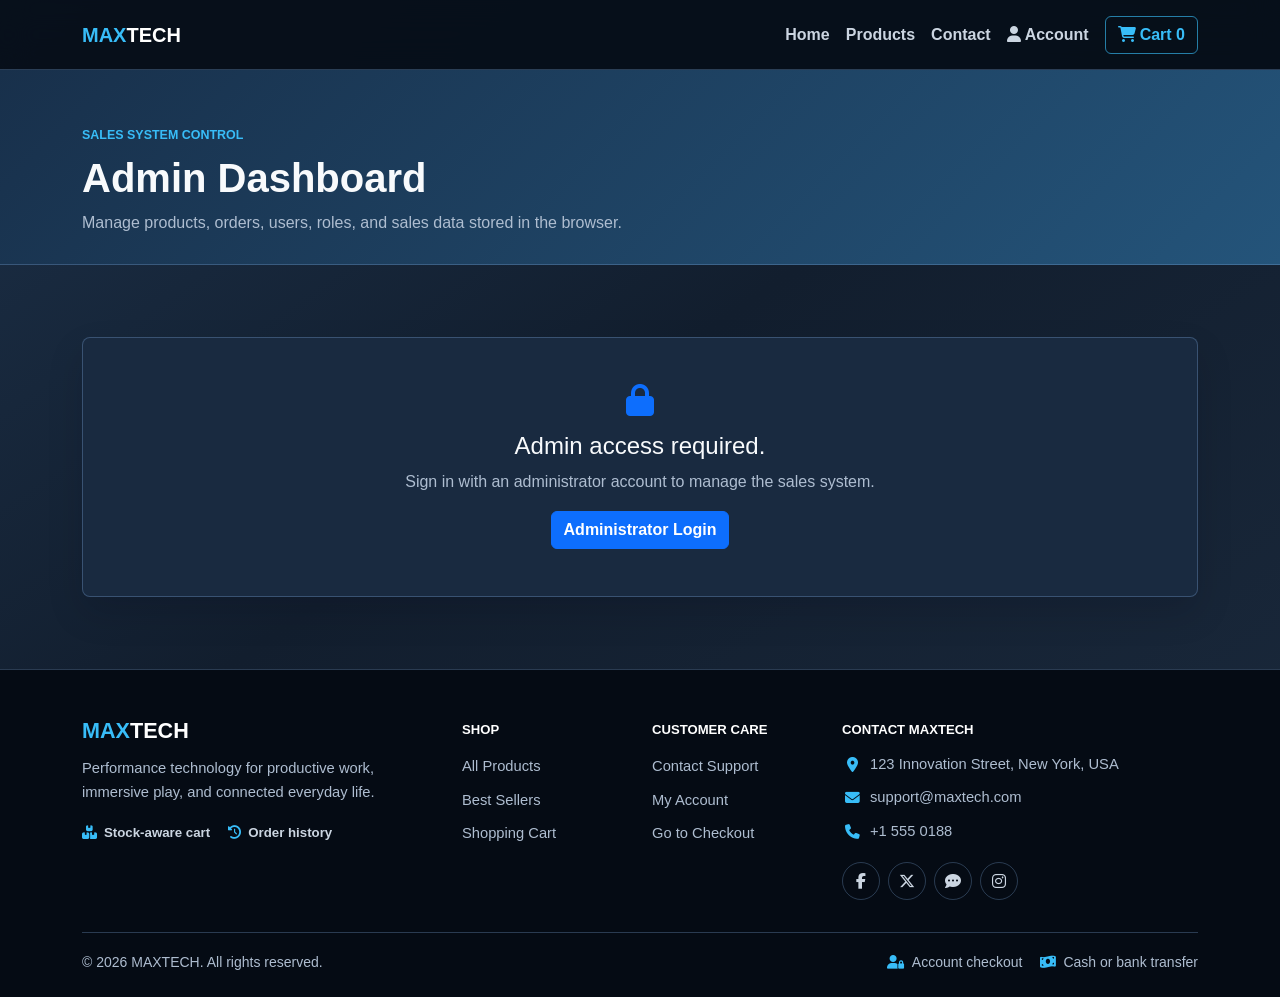
<file: admin.html>
<!doctype html>
<html lang="en">
<head>
  <meta charset="utf-8">
  <meta name="viewport" content="width=device-width, initial-scale=1">
  <title>Admin Dashboard | MAXTECH</title>
  <link href="https://cdn.jsdelivr.net/npm/bootstrap@5.3.3/dist/css/bootstrap.min.css" rel="stylesheet">
  <link href="https://cdnjs.cloudflare.com/ajax/libs/font-awesome/6.5.2/css/all.min.css" rel="stylesheet">
  <link href="css/style.css" rel="stylesheet">
</head>
<body>
  <nav class="navbar navbar-expand-lg sticky-top">
    <div class="container">
      <a class="navbar-brand text-white" href="index.html"><span class="brand-mark">MAX</span>TECH</a>
      <button class="navbar-toggler bg-light" type="button" data-bs-toggle="collapse" data-bs-target="#mainNav" aria-label="Toggle navigation"><span class="navbar-toggler-icon"></span></button>
      <div class="collapse navbar-collapse" id="mainNav">
        <ul class="navbar-nav ms-auto align-items-lg-center">
          <li class="nav-item"><a class="nav-link" href="index.html">Home</a></li>
          <li class="nav-item"><a class="nav-link" href="products.html">Products</a></li>
          <li class="nav-item"><a class="nav-link" href="contact.html">Contact</a></li>
          <li class="nav-item"><a class="nav-link" href="login.html"><i class="fa-solid fa-user me-1"></i><span data-user-name>Account</span></a></li>
          <li class="nav-item"><a class="btn btn-outline-max ms-lg-2" href="cart.html"><i class="fa-solid fa-cart-shopping me-1"></i>Cart <span data-cart-count>0</span></a></li>
        </ul>
      </div>
    </div>
  </nav>

  <header class="page-head">
    <div class="container">
      <p class="eyebrow mb-2">Sales system control</p>
      <h1 class="fw-bold">Admin Dashboard</h1>
      <p class="text-muted-max mb-0">Manage products, orders, users, roles, and sales data stored in the browser.</p>
    </div>
  </header>

  <main class="section-pad">
    <div class="container" data-admin></div>
  </main>

  <footer class="footer py-4 mt-auto" data-site-footer></footer>
  <script src="https://cdn.jsdelivr.net/npm/bootstrap@5.3.3/dist/js/bootstrap.bundle.min.js"></script>
  <script src="js/app.js"></script>
</body>
</html>
</file>
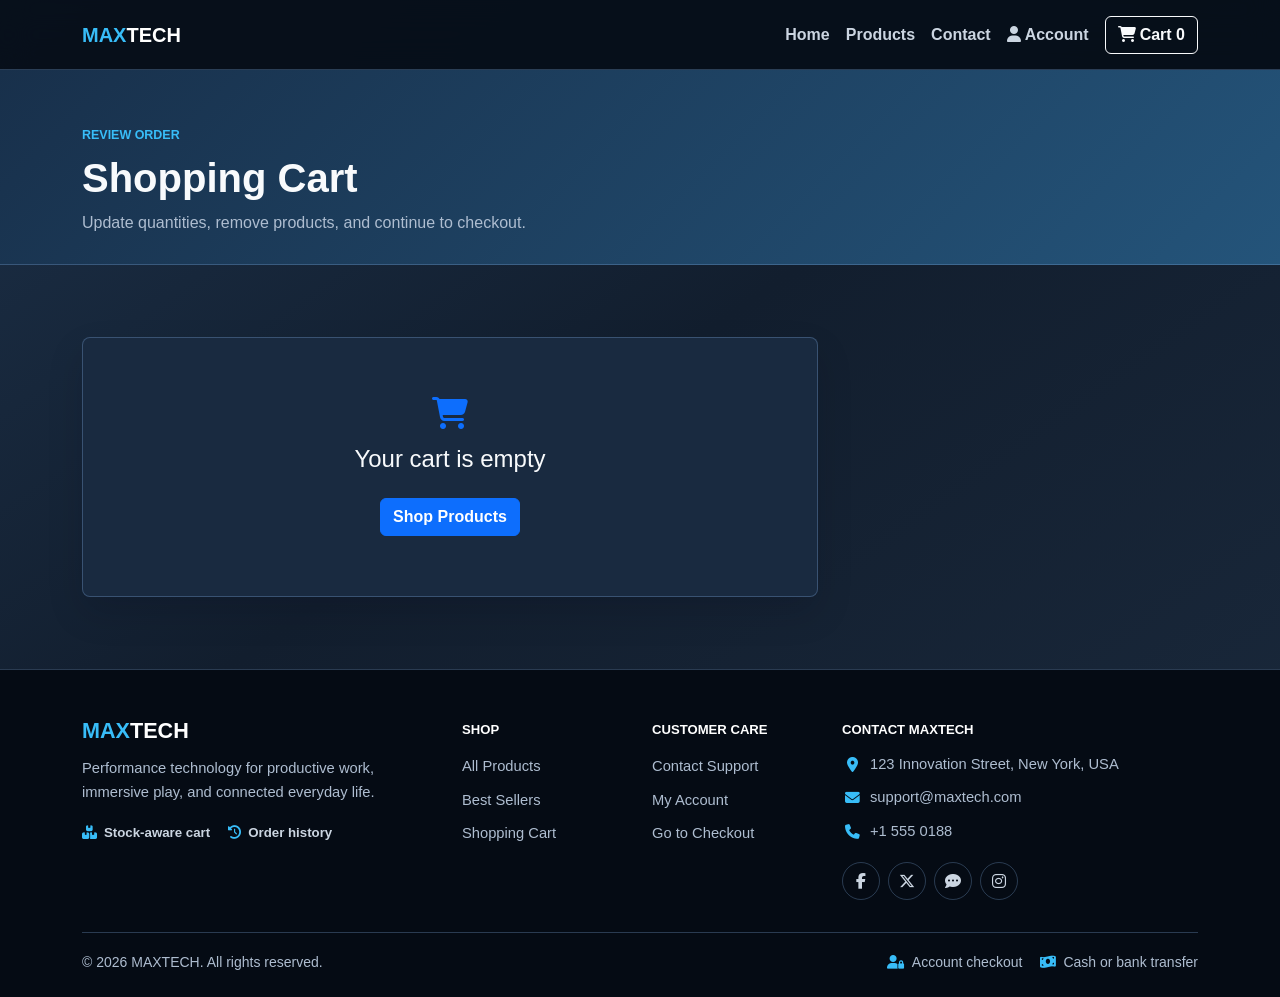
<file: cart.html>
<!doctype html>
<html lang="en">
<head>
  <meta charset="utf-8">
  <meta name="viewport" content="width=device-width, initial-scale=1">
  <title>Shopping Cart | MAXTECH</title>
  <link href="https://cdn.jsdelivr.net/npm/bootstrap@5.3.3/dist/css/bootstrap.min.css" rel="stylesheet">
  <link href="https://cdnjs.cloudflare.com/ajax/libs/font-awesome/6.5.2/css/all.min.css" rel="stylesheet">
  <link href="css/style.css" rel="stylesheet">
</head>
<body>
  <nav class="navbar navbar-expand-lg sticky-top">
    <div class="container">
      <a class="navbar-brand text-white" href="index.html"><span class="brand-mark">MAX</span>TECH</a>
      <button class="navbar-toggler bg-light" type="button" data-bs-toggle="collapse" data-bs-target="#mainNav" aria-label="Toggle navigation"><span class="navbar-toggler-icon"></span></button>
      <div class="collapse navbar-collapse" id="mainNav">
        <ul class="navbar-nav ms-auto align-items-lg-center">
          <li class="nav-item"><a class="nav-link" href="index.html">Home</a></li>
          <li class="nav-item"><a class="nav-link" href="products.html">Products</a></li>
          <li class="nav-item"><a class="nav-link" href="contact.html">Contact</a></li>
          <li class="nav-item"><a class="nav-link" href="login.html"><i class="fa-solid fa-user me-1"></i><span data-user-name>Account</span></a></li>
          <li class="nav-item"><a class="btn btn-outline-max ms-lg-2 active" href="cart.html"><i class="fa-solid fa-cart-shopping me-1"></i>Cart <span data-cart-count>0</span></a></li>
        </ul>
      </div>
    </div>
  </nav>

  <header class="page-head">
    <div class="container">
      <p class="eyebrow mb-2">Review order</p>
      <h1 class="fw-bold">Shopping Cart</h1>
      <p class="text-muted-max mb-0">Update quantities, remove products, and continue to checkout.</p>
    </div>
  </header>

  <main class="section-pad">
    <div class="container">
      <div class="row g-4">
        <div class="col-lg-8" data-cart></div>
        <div class="col-lg-4" data-cart-summary></div>
      </div>
    </div>
  </main>

  <footer class="footer py-4 mt-auto" data-site-footer></footer>
  <script src="https://cdn.jsdelivr.net/npm/bootstrap@5.3.3/dist/js/bootstrap.bundle.min.js"></script>
  <script src="js/app.js"></script>
</body>
</html>
</file>
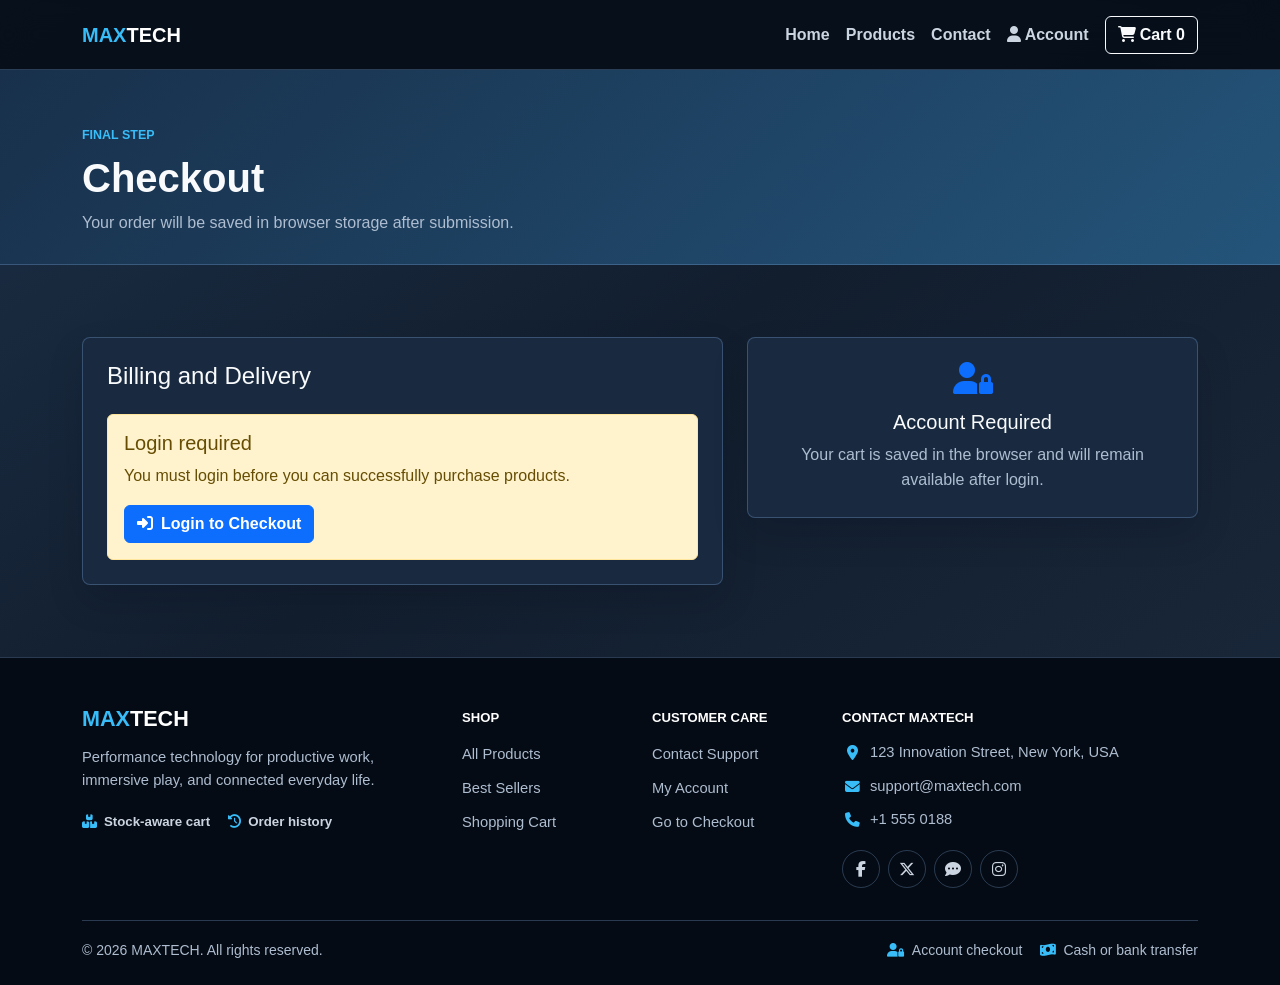
<file: checkout.html>
<!doctype html>
<html lang="en">
<head>
  <meta charset="utf-8">
  <meta name="viewport" content="width=device-width, initial-scale=1">
  <title>Checkout | MAXTECH</title>
  <link href="https://cdn.jsdelivr.net/npm/bootstrap@5.3.3/dist/css/bootstrap.min.css" rel="stylesheet">
  <link href="https://cdnjs.cloudflare.com/ajax/libs/font-awesome/6.5.2/css/all.min.css" rel="stylesheet">
  <link href="css/style.css" rel="stylesheet">
</head>
<body>
  <nav class="navbar navbar-expand-lg sticky-top">
    <div class="container">
      <a class="navbar-brand text-white" href="index.html"><span class="brand-mark">MAX</span>TECH</a>
      <button class="navbar-toggler bg-light" type="button" data-bs-toggle="collapse" data-bs-target="#mainNav" aria-label="Toggle navigation"><span class="navbar-toggler-icon"></span></button>
      <div class="collapse navbar-collapse" id="mainNav">
        <ul class="navbar-nav ms-auto align-items-lg-center">
          <li class="nav-item"><a class="nav-link" href="index.html">Home</a></li>
          <li class="nav-item"><a class="nav-link" href="products.html">Products</a></li>
          <li class="nav-item"><a class="nav-link" href="contact.html">Contact</a></li>
          <li class="nav-item"><a class="nav-link" href="login.html"><i class="fa-solid fa-user me-1"></i><span data-user-name>Account</span></a></li>
          <li class="nav-item"><a class="btn btn-outline-max ms-lg-2" href="cart.html"><i class="fa-solid fa-cart-shopping me-1"></i>Cart <span data-cart-count>0</span></a></li>
        </ul>
      </div>
    </div>
  </nav>

  <header class="page-head">
    <div class="container">
      <p class="eyebrow mb-2">Final step</p>
      <h1 class="fw-bold">Checkout</h1>
      <p class="text-muted-max mb-0">Your order will be saved in browser storage after submission.</p>
    </div>
  </header>

  <main class="section-pad">
    <div class="container">
      <div class="row g-4">
        <div class="col-lg-7">
          <div class="panel p-4">
            <h2 class="h4 mb-4">Billing and Delivery</h2>
            <form data-checkout-form>
              <div class="row g-3">
                <div class="col-md-6">
                  <label class="form-label" for="name">Account name</label>
                  <input class="form-control" id="name" name="name" type="text" required>
                </div>
                <div class="col-md-6">
                  <label class="form-label" for="email">Account email</label>
                  <input class="form-control" id="email" name="email" type="email" required>
                </div>
                <div class="col-12">
                  <label class="form-label" for="address">Delivery address</label>
                  <input class="form-control" id="address" name="address" type="text" required>
                </div>
                <div class="col-md-6">
                  <label class="form-label" for="phone">Phone</label>
                  <input class="form-control" id="phone" name="phone" type="text" inputmode="numeric" pattern="[0-9]*" data-numeric autocomplete="tel" required>
                </div>
                <div class="col-md-6">
                  <label class="form-label" for="payment">Payment method</label>
                  <select class="form-select" id="payment" name="payment" required>
                    <option value="Cash on delivery">Cash on delivery</option>
                    <option value="Bank transfer">Bank transfer</option>
                  </select>
                </div>
                <div class="col-12">
                  <label class="form-label" for="note">Order note</label>
                  <textarea class="form-control" id="note" name="note" rows="4" placeholder="Optional"></textarea>
                </div>
                <div class="col-12">
                  <button class="btn btn-max" type="submit"><i class="fa-solid fa-lock me-2"></i>Place Order</button>
                </div>
              </div>
            </form>
          </div>
        </div>
        <div class="col-lg-5" data-checkout-summary></div>
      </div>
    </div>
  </main>

  <footer class="footer py-4 mt-auto" data-site-footer></footer>
  <script src="https://cdn.jsdelivr.net/npm/bootstrap@5.3.3/dist/js/bootstrap.bundle.min.js"></script>
  <script src="js/app.js"></script>
</body>
</html>
</file>
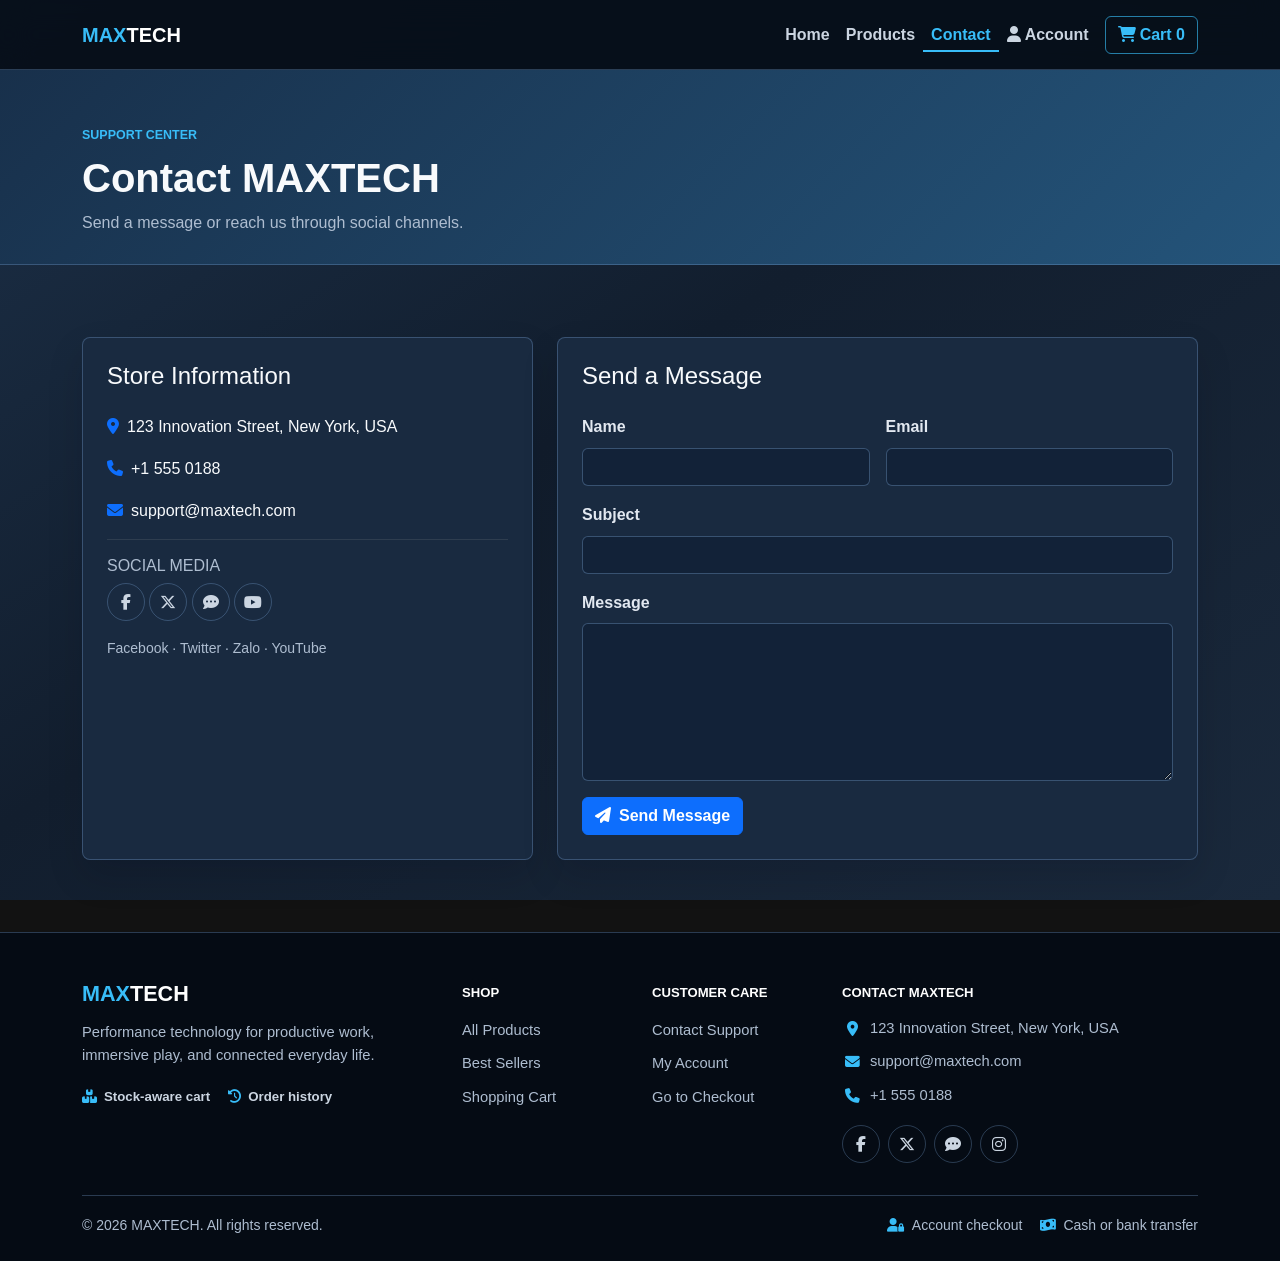
<file: contact.html>
<!doctype html>
<html lang="en">
<head>
  <meta charset="utf-8">
  <meta name="viewport" content="width=device-width, initial-scale=1">
  <title>Contact | MAXTECH</title>
  <link href="https://cdn.jsdelivr.net/npm/bootstrap@5.3.3/dist/css/bootstrap.min.css" rel="stylesheet">
  <link href="https://cdnjs.cloudflare.com/ajax/libs/font-awesome/6.5.2/css/all.min.css" rel="stylesheet">
  <link href="css/style.css" rel="stylesheet">
</head>
<body>
  <nav class="navbar navbar-expand-lg sticky-top">
    <div class="container">
      <a class="navbar-brand text-white" href="index.html"><span class="brand-mark">MAX</span>TECH</a>
      <button class="navbar-toggler bg-light" type="button" data-bs-toggle="collapse" data-bs-target="#mainNav" aria-label="Toggle navigation"><span class="navbar-toggler-icon"></span></button>
      <div class="collapse navbar-collapse" id="mainNav">
        <ul class="navbar-nav ms-auto align-items-lg-center">
          <li class="nav-item"><a class="nav-link" href="index.html">Home</a></li>
          <li class="nav-item"><a class="nav-link" href="products.html">Products</a></li>
          <li class="nav-item"><a class="nav-link active" href="contact.html">Contact</a></li>
          <li class="nav-item"><a class="nav-link" href="login.html"><i class="fa-solid fa-user me-1"></i><span data-user-name>Account</span></a></li>
          <li class="nav-item"><a class="btn btn-outline-max ms-lg-2" href="cart.html"><i class="fa-solid fa-cart-shopping me-1"></i>Cart <span data-cart-count>0</span></a></li>
        </ul>
      </div>
    </div>
  </nav>

  <header class="page-head">
    <div class="container">
      <p class="eyebrow mb-2">Support center</p>
      <h1 class="fw-bold">Contact MAXTECH</h1>
      <p class="text-muted-max mb-0">Send a message or reach us through social channels.</p>
    </div>
  </header>

  <main class="section-pad">
    <div class="container">
      <div class="row g-4">
        <div class="col-lg-5">
          <div class="panel p-4 h-100">
            <h2 class="h4 mb-4">Store Information</h2>
            <p><i class="fa-solid fa-location-dot text-primary me-2"></i>123 Innovation Street, New York, USA</p>
            <p><i class="fa-solid fa-phone text-primary me-2"></i>+1 555 0188</p>
            <p><i class="fa-solid fa-envelope text-primary me-2"></i>support@maxtech.com</p>
            <hr class="border-secondary">
            <h3 class="h6 text-uppercase text-muted-max">Social media</h3>
            <a class="social-link" href="https://www.facebook.com/" target="_blank" rel="noopener noreferrer" aria-label="MAXTECH on Facebook" title="Facebook"><i class="fa-brands fa-facebook-f"></i></a>
            <a class="social-link" href="https://x.com/" target="_blank" rel="noopener noreferrer" aria-label="MAXTECH on X" title="X"><i class="fa-brands fa-x-twitter"></i></a>
            <a class="social-link" href="https://zalo.me/" target="_blank" rel="noopener noreferrer" aria-label="MAXTECH on Zalo" title="Zalo"><i class="fa-solid fa-comment-dots"></i></a>
            <a class="social-link" href="https://www.youtube.com/" target="_blank" rel="noopener noreferrer" aria-label="MAXTECH on YouTube" title="YouTube"><i class="fa-brands fa-youtube"></i></a>
            <p class="small text-muted-max mt-3 mb-0">Facebook · Twitter · Zalo · YouTube</p>
          </div>
        </div>
        <div class="col-lg-7">
          <div class="panel p-4">
            <h2 class="h4 mb-4">Send a Message</h2>
            <form data-contact-form>
              <div class="row g-3">
                <div class="col-md-6">
                  <label class="form-label" for="name">Name</label>
                  <input class="form-control" id="name" name="name" type="text" required>
                </div>
                <div class="col-md-6">
                  <label class="form-label" for="email">Email</label>
                  <input class="form-control" id="email" name="email" type="email" required>
                </div>
                <div class="col-12">
                  <label class="form-label" for="subject">Subject</label>
                  <input class="form-control" id="subject" name="subject" type="text" required>
                </div>
                <div class="col-12">
                  <label class="form-label" for="message">Message</label>
                  <textarea class="form-control" id="message" name="message" rows="6" required></textarea>
                </div>
                <div class="col-12">
                  <button class="btn btn-max" type="submit"><i class="fa-solid fa-paper-plane me-2"></i>Send Message</button>
                </div>
              </div>
            </form>
          </div>
        </div>
      </div>
    </div>
  </main>

  <footer class="footer py-4 mt-auto" data-site-footer></footer>
  <script src="https://cdn.jsdelivr.net/npm/bootstrap@5.3.3/dist/js/bootstrap.bundle.min.js"></script>
  <script src="js/app.js"></script>
</body>
</html>
</file>
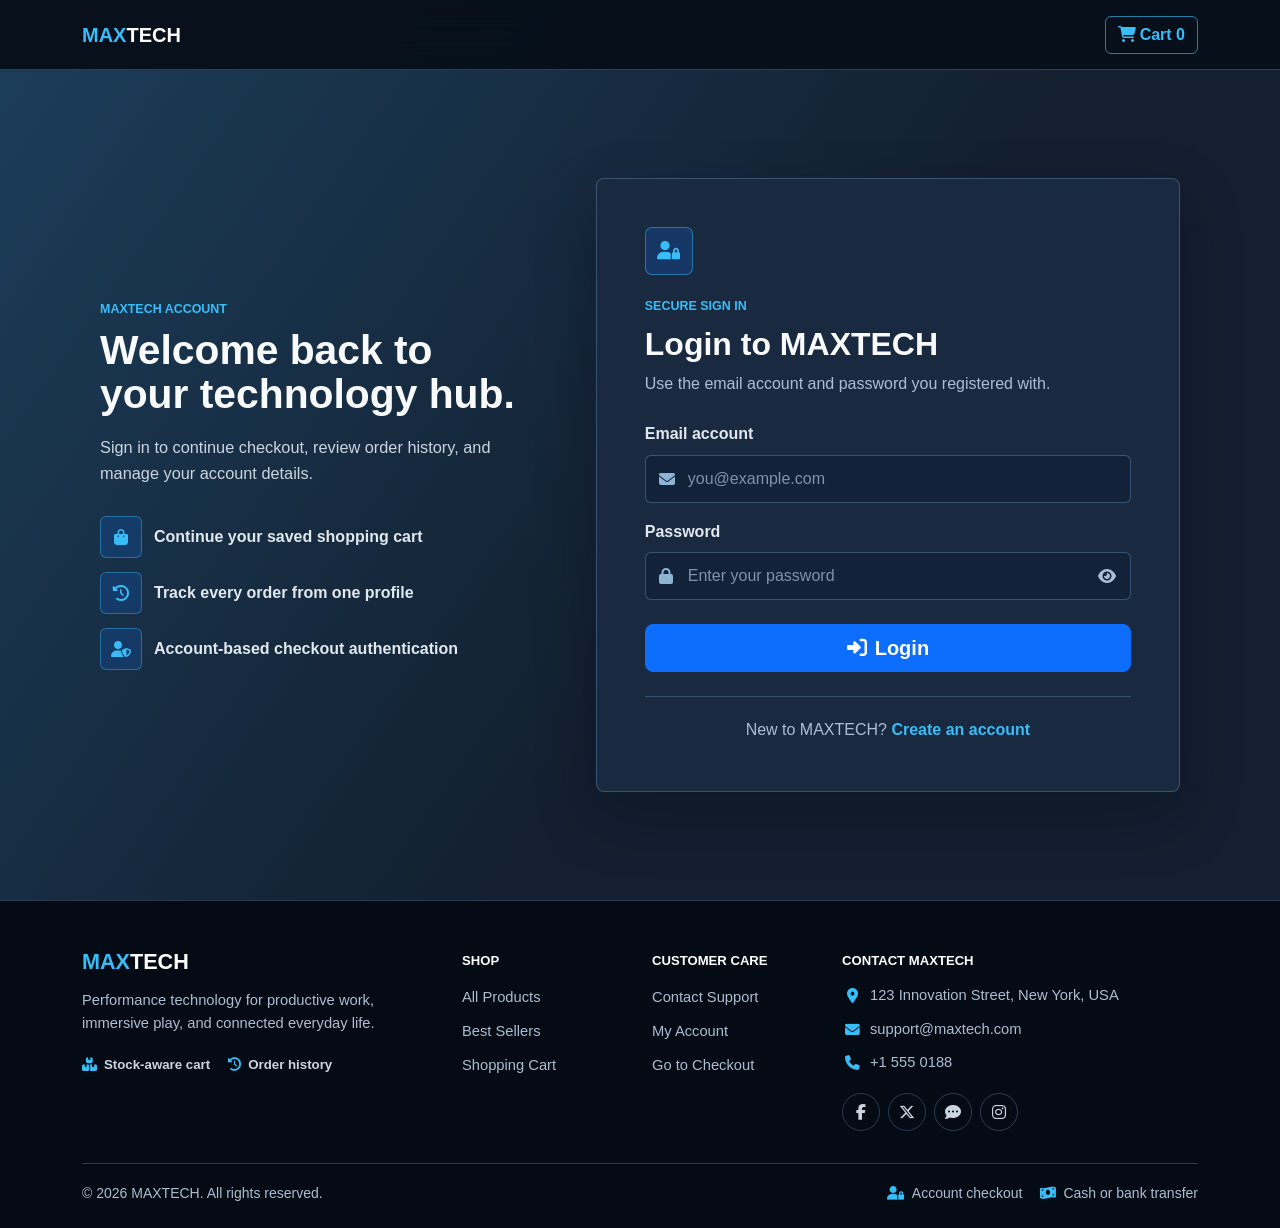
<file: login.html>
<!doctype html>
<html lang="en">

<head>
  <meta charset="utf-8">
  <meta name="viewport" content="width=device-width, initial-scale=1">
  <title>Login | MAXTECH</title>
  <link href="https://cdn.jsdelivr.net/npm/bootstrap@5.3.3/dist/css/bootstrap.min.css" rel="stylesheet">
  <link href="https://cdnjs.cloudflare.com/ajax/libs/font-awesome/6.5.2/css/all.min.css" rel="stylesheet">
  <link href="css/style.css" rel="stylesheet">
</head>

<body class="auth-body">
  <nav class="navbar navbar-expand-lg sticky-top">
    <div class="container">
      <a class="navbar-brand text-white" href="index.html"><span class="brand-mark">MAX</span>TECH</a>
      <div class="ms-auto"><a class="btn btn-outline-max" href="cart.html"><i
            class="fa-solid fa-cart-shopping me-1"></i>Cart <span data-cart-count>0</span></a></div>
    </div>
  </nav>
  <main class="auth-page">
    <div class="container">
      <div class="auth-layout">
        <section class="auth-intro" aria-labelledby="loginIntroTitle">
          <p class="eyebrow mb-2">MAXTECH account</p>
          <h1 id="loginIntroTitle">Welcome back to your technology hub.</h1>
          <p>Sign in to continue checkout, review order history, and manage your account details.</p>
          <div class="auth-benefits">
            <div class="auth-benefit"><i class="fa-solid fa-bag-shopping" aria-hidden="true"></i><span>Continue your saved shopping cart</span></div>
            <div class="auth-benefit"><i class="fa-solid fa-clock-rotate-left" aria-hidden="true"></i><span>Track every order from one profile</span></div>
            <div class="auth-benefit"><i class="fa-solid fa-user-shield" aria-hidden="true"></i><span>Account-based checkout authentication</span></div>
          </div>
        </section>

        <section class="auth-card p-4 p-lg-5" aria-labelledby="loginTitle">
          <div class="auth-icon" aria-hidden="true"><i class="fa-solid fa-user-lock"></i></div>
          <p class="eyebrow mb-2">Secure sign in</p>
          <h2 class="h2 fw-bold mb-2" id="loginTitle">Login to MAXTECH</h2>
          <p class="text-muted-max mb-4">Use the email account and password you registered with.</p>
          <div data-auth-message class="d-none" role="status" aria-live="polite" tabindex="-1"></div>
          <form data-login-form>
            <div class="mb-3">
              <label class="form-label" for="email">Email account</label>
              <div class="auth-input">
                <i class="fa-solid fa-envelope" aria-hidden="true"></i>
                <input class="form-control" id="email" name="email" type="email" autocomplete="email" required
                  placeholder="you@example.com">
              </div>
            </div>
            <div class="mb-4">
              <label class="form-label" for="password">Password</label>
              <div class="auth-input">
                <i class="fa-solid fa-lock" aria-hidden="true"></i>
                <input class="form-control" id="password" name="password" type="password"
                  autocomplete="current-password" required placeholder="Enter your password">
                <button class="password-toggle" type="button" data-password-toggle="password"
                  aria-label="Show password" title="Show password">
                  <i class="fa-solid fa-eye" aria-hidden="true"></i>
                </button>
              </div>
            </div>
            <button class="btn btn-max btn-lg w-100" type="submit">
              <i class="fa-solid fa-right-to-bracket me-2" aria-hidden="true"></i>Login
            </button>
          </form>
          <p class="auth-switch mb-0">New to MAXTECH? <a href="register.html">Create an account</a></p>
        </section>
      </div>
    </div>
  </main>
  <footer class="footer py-4 mt-auto" data-site-footer></footer>
  <script src="https://cdn.jsdelivr.net/npm/bootstrap@5.3.3/dist/js/bootstrap.bundle.min.js"></script>
  <script src="js/app.js"></script>
</body>

</html>
</file>
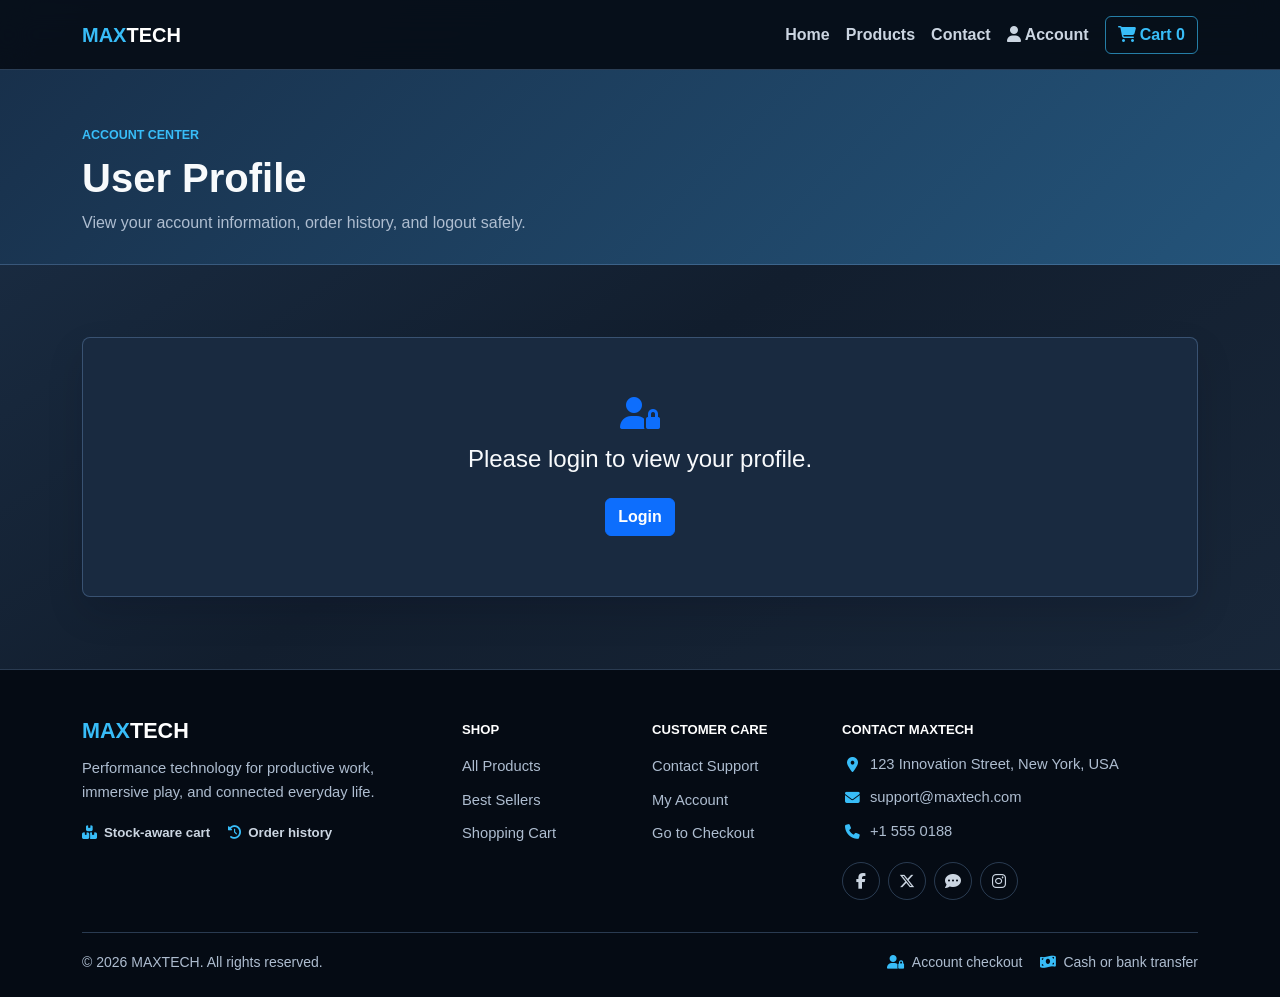
<file: profile.html>
<!doctype html>
<html lang="en">
<head>
  <meta charset="utf-8">
  <meta name="viewport" content="width=device-width, initial-scale=1">
  <title>User Profile | MAXTECH</title>
  <link href="https://cdn.jsdelivr.net/npm/bootstrap@5.3.3/dist/css/bootstrap.min.css" rel="stylesheet">
  <link href="https://cdnjs.cloudflare.com/ajax/libs/font-awesome/6.5.2/css/all.min.css" rel="stylesheet">
  <link href="css/style.css" rel="stylesheet">
</head>
<body>
  <nav class="navbar navbar-expand-lg sticky-top">
    <div class="container">
      <a class="navbar-brand text-white" href="index.html"><span class="brand-mark">MAX</span>TECH</a>
      <button class="navbar-toggler bg-light" type="button" data-bs-toggle="collapse" data-bs-target="#mainNav" aria-label="Toggle navigation"><span class="navbar-toggler-icon"></span></button>
      <div class="collapse navbar-collapse" id="mainNav">
        <ul class="navbar-nav ms-auto align-items-lg-center">
          <li class="nav-item"><a class="nav-link" href="index.html">Home</a></li>
          <li class="nav-item"><a class="nav-link" href="products.html">Products</a></li>
          <li class="nav-item"><a class="nav-link" href="contact.html">Contact</a></li>
          <li class="nav-item"><a class="nav-link active" href="login.html"><i class="fa-solid fa-user me-1"></i><span data-user-name>Account</span></a></li>
          <li class="nav-item"><a class="btn btn-outline-max ms-lg-2" href="cart.html"><i class="fa-solid fa-cart-shopping me-1"></i>Cart <span data-cart-count>0</span></a></li>
        </ul>
      </div>
    </div>
  </nav>

  <header class="page-head">
    <div class="container">
      <p class="eyebrow mb-2">Account center</p>
      <h1 class="fw-bold">User Profile</h1>
      <p class="text-muted-max mb-0">View your account information, order history, and logout safely.</p>
    </div>
  </header>

  <main class="section-pad">
    <div class="container" data-profile></div>
  </main>

  <footer class="footer py-4 mt-auto" data-site-footer></footer>
  <script src="https://cdn.jsdelivr.net/npm/bootstrap@5.3.3/dist/js/bootstrap.bundle.min.js"></script>
  <script src="js/app.js"></script>
</body>
</html>
</file>
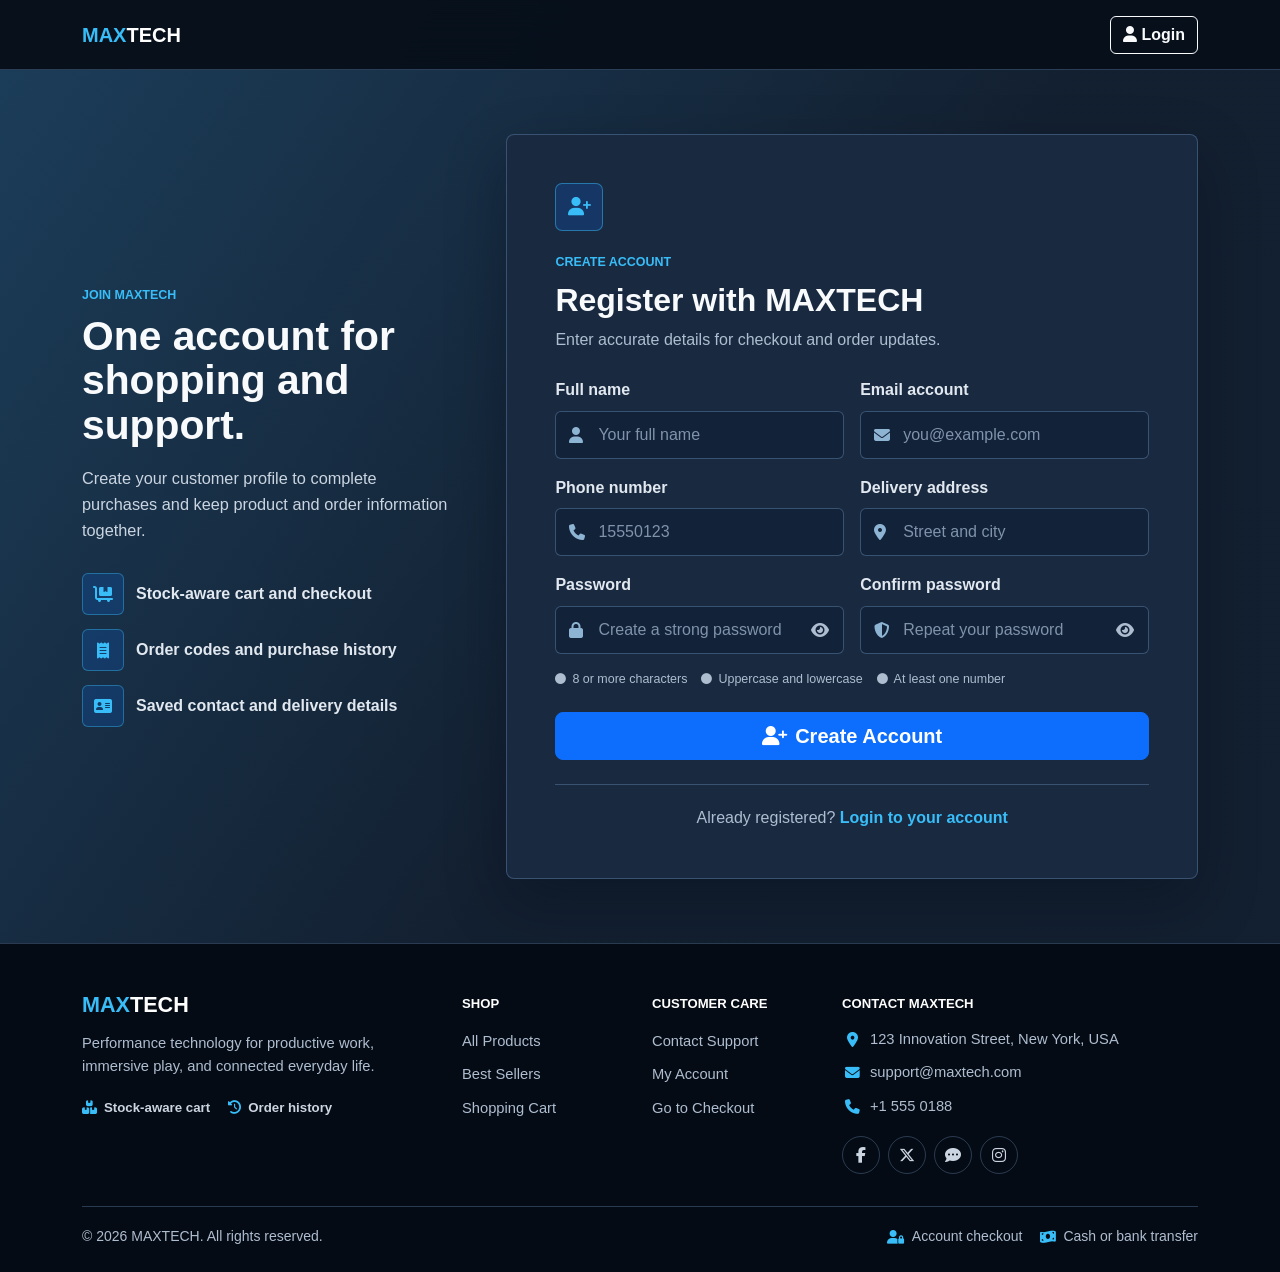
<file: register.html>
<!doctype html>
<html lang="en">
<head>
  <meta charset="utf-8">
  <meta name="viewport" content="width=device-width, initial-scale=1">
  <title>Register | MAXTECH</title>
  <link href="https://cdn.jsdelivr.net/npm/bootstrap@5.3.3/dist/css/bootstrap.min.css" rel="stylesheet">
  <link href="https://cdnjs.cloudflare.com/ajax/libs/font-awesome/6.5.2/css/all.min.css" rel="stylesheet">
  <link href="css/style.css" rel="stylesheet">
</head>
<body class="auth-body">
  <nav class="navbar navbar-expand-lg sticky-top">
    <div class="container">
      <a class="navbar-brand text-white" href="index.html"><span class="brand-mark">MAX</span>TECH</a>
      <div class="ms-auto"><a class="btn btn-outline-max" href="login.html"><i class="fa-solid fa-user me-1"></i>Login</a></div>
    </div>
  </nav>
  <main class="auth-page">
    <div class="container">
      <div class="auth-layout auth-layout-register">
        <section class="auth-intro" aria-labelledby="registerIntroTitle">
          <p class="eyebrow mb-2">Join MAXTECH</p>
          <h1 id="registerIntroTitle">One account for shopping and support.</h1>
          <p>Create your customer profile to complete purchases and keep product and order information together.</p>
          <div class="auth-benefits">
            <div class="auth-benefit"><i class="fa-solid fa-cart-flatbed" aria-hidden="true"></i><span>Stock-aware cart and checkout</span></div>
            <div class="auth-benefit"><i class="fa-solid fa-receipt" aria-hidden="true"></i><span>Order codes and purchase history</span></div>
            <div class="auth-benefit"><i class="fa-solid fa-address-card" aria-hidden="true"></i><span>Saved contact and delivery details</span></div>
          </div>
        </section>

        <section class="auth-card p-4 p-lg-5" aria-labelledby="registerTitle">
          <div class="auth-icon" aria-hidden="true"><i class="fa-solid fa-user-plus"></i></div>
          <p class="eyebrow mb-2">Create account</p>
          <h2 class="h2 fw-bold mb-2" id="registerTitle">Register with MAXTECH</h2>
          <p class="text-muted-max mb-4">Enter accurate details for checkout and order updates.</p>
          <div data-auth-message class="d-none" role="status" aria-live="polite" tabindex="-1"></div>
          <form data-register-form>
            <div class="row g-3">
              <div class="col-md-6">
                <label class="form-label" for="name">Full name</label>
                <div class="auth-input">
                  <i class="fa-solid fa-user" aria-hidden="true"></i>
                  <input class="form-control" id="name" name="name" type="text" autocomplete="name" minlength="2"
                    required placeholder="Your full name">
                </div>
              </div>
              <div class="col-md-6">
                <label class="form-label" for="email">Email account</label>
                <div class="auth-input">
                  <i class="fa-solid fa-envelope" aria-hidden="true"></i>
                  <input class="form-control" id="email" name="email" type="email" autocomplete="email" required
                    placeholder="you@example.com">
                </div>
              </div>
              <div class="col-md-6">
                <label class="form-label" for="phone">Phone number</label>
                <div class="auth-input">
                  <i class="fa-solid fa-phone" aria-hidden="true"></i>
                  <input class="form-control" id="phone" name="phone" type="tel" autocomplete="tel" inputmode="numeric"
                    pattern="[0-9]{8,15}" minlength="8" maxlength="15" data-numeric required placeholder="15550123">
                </div>
              </div>
              <div class="col-md-6">
                <label class="form-label" for="address">Delivery address</label>
                <div class="auth-input">
                  <i class="fa-solid fa-location-dot" aria-hidden="true"></i>
                  <input class="form-control" id="address" name="address" type="text" autocomplete="street-address"
                    required placeholder="Street and city">
                </div>
              </div>
              <div class="col-md-6">
                <label class="form-label" for="password">Password</label>
                <div class="auth-input">
                  <i class="fa-solid fa-lock" aria-hidden="true"></i>
                  <input class="form-control" id="password" name="password" type="password" autocomplete="new-password"
                    minlength="8" required placeholder="Create a strong password" aria-describedby="passwordRules">
                  <button class="password-toggle" type="button" data-password-toggle="password"
                    aria-label="Show password" title="Show password">
                    <i class="fa-solid fa-eye" aria-hidden="true"></i>
                  </button>
                </div>
              </div>
              <div class="col-md-6">
                <label class="form-label" for="confirmPassword">Confirm password</label>
                <div class="auth-input">
                  <i class="fa-solid fa-shield-halved" aria-hidden="true"></i>
                  <input class="form-control" id="confirmPassword" name="confirmPassword" type="password"
                    autocomplete="new-password" minlength="8" required placeholder="Repeat your password">
                  <button class="password-toggle" type="button" data-password-toggle="confirmPassword"
                    aria-label="Show confirmation password" title="Show password">
                    <i class="fa-solid fa-eye" aria-hidden="true"></i>
                  </button>
                </div>
              </div>
            </div>
            <ul class="password-rules" id="passwordRules" data-password-rules>
              <li data-password-rule="length"><i class="fa-solid fa-circle" aria-hidden="true"></i>8 or more characters</li>
              <li data-password-rule="case"><i class="fa-solid fa-circle" aria-hidden="true"></i>Uppercase and lowercase</li>
              <li data-password-rule="number"><i class="fa-solid fa-circle" aria-hidden="true"></i>At least one number</li>
            </ul>
            <button class="btn btn-max btn-lg w-100" type="submit">
              <i class="fa-solid fa-user-plus me-2" aria-hidden="true"></i>Create Account
            </button>
          </form>
          <p class="auth-switch mb-0">Already registered? <a href="login.html">Login to your account</a></p>
        </section>
      </div>
    </div>
  </main>
  <footer class="footer py-4 mt-auto" data-site-footer></footer>
  <script src="https://cdn.jsdelivr.net/npm/bootstrap@5.3.3/dist/js/bootstrap.bundle.min.js"></script>
  <script src="js/app.js"></script>
</body>
</html>
</file>
<file: css/style.css>
:root {
  --max-black: #111b2a;
  --max-panel: #192a40;
  --max-panel-soft: #233a55;
  --max-blue: #0d6efd;
  --max-cyan: #38bdf8;
  --max-text: #f8fafc;
  --max-muted: #aebdd0;
  --max-border: rgba(147, 197, 253, 0.26);
}

* {
  box-sizing: border-box;
}

html {
  color-scheme: dark;
}

body {
  min-height: 100vh;
  display: flex;
  flex-direction: column;
  background: linear-gradient(145deg, #1c3048 0%, #121e2e 46%, #1a293c 100%);
  background-attachment: fixed;
  color: var(--max-text);
  font-family: "Segoe UI", Arial, sans-serif;
  line-height: 1.6;
  letter-spacing: 0;
}

main {
  flex: 1;
}

a {
  color: inherit;
  text-decoration: none;
}

a:focus-visible,
button:focus-visible,
input:focus-visible,
select:focus-visible,
textarea:focus-visible {
  outline: 3px solid rgba(56, 189, 248, 0.6);
  outline-offset: 3px;
}

.navbar {
  background: rgba(7, 15, 26, 0.96);
  border-bottom: 1px solid var(--max-border);
  backdrop-filter: blur(16px);
  min-height: 70px;
}

.navbar-brand {
  font-size: 1.25rem;
  font-weight: 800;
  letter-spacing: 0;
}

.brand-mark {
  color: var(--max-cyan);
}

.navbar .navbar-nav .nav-link {
  position: relative;
  color: #cbd5e1 !important;
  font-weight: 600;
  padding-bottom: 0.45rem;
}

.navbar .navbar-nav .nav-link.show,
.navbar .navbar-nav .nav-link:hover,
.navbar .navbar-nav .nav-link:focus,
.navbar .navbar-nav .nav-link:active,
.navbar .navbar-nav .nav-link.active {
  color: var(--max-cyan) !important;
}

.navbar .navbar-nav .nav-link::after {
  content: "";
  position: absolute;
  left: var(--bs-nav-link-padding-x);
  right: var(--bs-nav-link-padding-x);
  bottom: 0.18rem;
  height: 2px;
  background: var(--max-cyan);
  transform: scaleX(0);
  transform-origin: center;
  transition: transform 0.18s ease;
}

.navbar .navbar-nav .nav-link:hover,
.navbar .navbar-nav .nav-link.active {
  color: var(--max-cyan);
}

.navbar .navbar-nav .nav-link:hover::after,
.navbar .navbar-nav .nav-link.active::after,
.navbar .navbar-nav .nav-link:focus::after {
  transform: scaleX(1);
}

.hero {
  min-height: min(760px, calc(88vh - 70px));
  display: flex;
  align-items: center;
  padding: 72px 0;
  background:
    linear-gradient(90deg, rgba(5, 7, 11, 0.96), rgba(5, 7, 11, 0.76), rgba(5, 7, 11, 0.42)),
    url("https://images.unsplash.com/photo-1516321318423-f06f85e504b3?auto=format&fit=crop&w=1600&q=80") center/cover;
  border-bottom: 1px solid var(--max-border);
}

.hero h1 {
  font-size: 5.5rem;
  line-height: 0.96;
  font-weight: 900;
}

.hero p {
  color: #dbeafe;
  max-width: 620px;
  font-size: 1.12rem;
}

.section-pad {
  padding: 72px 0;
}

#best-sellers [data-best-sellers]>div {
  display: flex;
}

#best-sellers .product-media {
  aspect-ratio: auto;
  height: 300px;
}

#best-sellers .product-card-body {
  padding: 0.9rem !important;
}

#best-sellers .product-description {
  min-height: 2.8rem;
}

.page-head {
  padding: 56px 0 28px;
  background: linear-gradient(135deg, #18304b, #24547a);
  border-bottom: 1px solid var(--max-border);
}

.eyebrow {
  color: var(--max-cyan);
  font-size: 0.78rem;
  font-weight: 800;
  letter-spacing: 0;
  text-transform: uppercase;
}

.text-muted-max {
  color: var(--max-muted);
}

.btn-max {
  --bs-btn-bg: var(--max-blue);
  --bs-btn-border-color: var(--max-blue);
  --bs-btn-hover-bg: #0b5ed7;
  --bs-btn-hover-border-color: #0b5ed7;
  --bs-btn-color: #fff;
  --bs-btn-hover-color: #fff;
  font-weight: 700;
}

.btn-outline-max {
  --bs-btn-color: var(--max-cyan);
  --bs-btn-border-color: rgba(56, 189, 248, 0.64);
  --bs-btn-hover-bg: rgba(56, 189, 248, 0.12);
  --bs-btn-hover-border-color: var(--max-cyan);
  --bs-btn-hover-color: #fff;
  font-weight: 700;
}

.panel,
.product-card,
.auth-card,
.cart-row,
.summary-panel {
  background: var(--max-panel);
  border: 1px solid var(--max-border);
  border-radius: 8px;
  box-shadow: 0 16px 36px rgba(3, 10, 20, 0.14);
}

.product-card {
  display: flex;
  flex-direction: column;
  height: 100%;
  overflow: hidden;
  transition: transform 0.18s ease, border-color 0.18s ease;
}

.product-card:hover {
  transform: translateY(-4px);
  border-color: rgba(56, 189, 248, 0.58);
}

.product-media,
.detail-media {
  display: grid;
  place-items: center;
  overflow: hidden;
  aspect-ratio: 4 / 3;
  border: 1px solid rgba(148, 163, 184, 0.34);
  border-radius: 6px;
  background: #dbe6f1;
}

.product-media {
  margin: 10px 10px 0;
  padding: 10px;
}

.product-card>a {
  display: grid;
  align-content: center;
  justify-content: center;

}

.product-card img,
.detail-image {
  width: 100%;
  height: 100%;
  display: block;
  object-fit: contain;
  background: transparent;
}

.product-card img {
  transition: filter 0.25s ease;
}

.product-card:hover img {
  filter: saturate(1.04);
}

.product-card-body {
  display: flex;
  flex: 1;
  flex-direction: column;
}

.product-brand {
  color: #c6e9ff;
  font-size: 0.75rem;
  font-weight: 800;
  text-transform: uppercase;
}

.product-category {
  align-self: flex-start;
  border-radius: 4px;
  background: rgba(13, 110, 253, 0.2);
  color: #dbeafe;
  font-size: 0.72rem;
  font-weight: 700;
  padding: 3px 8px;
}

.detail-media {
  padding: 22px;
  background: #e7eef6;
}

.product-description {
  display: -webkit-box;
  min-height: 3.1rem;
  overflow: hidden;
  -webkit-box-orient: vertical;
  -webkit-line-clamp: 2;
}

.product-card-actions {
  margin-top: auto;
}

.product-card .badge {
  border-radius: 4px;
}

.price {
  color: var(--max-cyan);
  font-weight: 800;
}

.rating {
  color: #facc15;
  font-size: 0.92rem;
}

.form-control,
.form-select {
  background-color: #122238;
  border-color: var(--max-border);
  color: var(--max-text);
}

.form-control:focus,
.form-select:focus {
  background-color: #142740;
  color: var(--max-text);
  border-color: var(--max-cyan);
  box-shadow: 0 0 0 0.2rem rgba(56, 189, 248, 0.14);
}

.form-control::placeholder {
  color: #7f93ab;
}

.form-control[readonly] {
  background-color: #203149;
  color: #cbd5e1;
  cursor: not-allowed;
}

.form-label {
  font-weight: 700;
  color: #e2e8f0;
}

.auth-body {
  background:
    linear-gradient(125deg, rgba(32, 82, 119, 0.5), rgba(18, 30, 46, 0.86) 52%),
    #182a3e;
}

.auth-page {
  display: grid;
  align-items: center;
  min-height: calc(100vh - 70px);
  padding: 64px 0;
}

.auth-layout {
  width: min(100%, 1080px);
  display: grid;
  grid-template-columns: minmax(0, 0.85fr) minmax(420px, 1.15fr);
  gap: 64px;
  align-items: center;
  margin: 0 auto;
}

.auth-layout-register {
  width: min(100%, 1180px);
  grid-template-columns: minmax(0, 0.7fr) minmax(580px, 1.3fr);
  gap: 52px;
}

.auth-intro {
  padding: 24px 0;
}

.auth-intro h1 {
  max-width: 560px;
  margin-bottom: 18px;
  font-size: 2.55rem;
  font-weight: 850;
  line-height: 1.08;
}

.auth-intro>p:not(.eyebrow) {
  max-width: 540px;
  color: #cbd5e1;
  font-size: 1.02rem;
}

.auth-benefits {
  display: grid;
  gap: 14px;
  margin-top: 30px;
}

.auth-benefit {
  display: flex;
  gap: 12px;
  align-items: center;
  color: #e2e8f0;
  font-weight: 650;
}

.auth-benefit i {
  width: 42px;
  height: 42px;
  display: grid;
  flex: 0 0 42px;
  place-items: center;
  border: 1px solid rgba(56, 189, 248, 0.4);
  border-radius: 6px;
  background: rgba(13, 110, 253, 0.18);
  color: var(--max-cyan);
}

.auth-card {
  box-shadow: 0 24px 60px rgba(2, 8, 20, 0.3);
}

.auth-icon {
  width: 48px;
  height: 48px;
  display: grid;
  place-items: center;
  border: 1px solid rgba(56, 189, 248, 0.48);
  border-radius: 7px;
  margin-bottom: 22px;
  background: rgba(13, 110, 253, 0.2);
  color: var(--max-cyan);
  font-size: 1.15rem;
}

.auth-input {
  position: relative;
}

.auth-input>i {
  position: absolute;
  z-index: 2;
  top: 50%;
  left: 14px;
  color: #8eb4d4;
  transform: translateY(-50%);
  pointer-events: none;
}

.auth-input .form-control {
  min-height: 48px;
  padding-left: 42px;
}

.auth-input:has(.password-toggle) .form-control {
  padding-right: 46px;
}

.password-toggle {
  width: 42px;
  height: 42px;
  position: absolute;
  z-index: 3;
  top: 3px;
  right: 3px;
  display: grid;
  place-items: center;
  border: 0;
  border-radius: 5px;
  background: transparent;
  color: #aebdd0;
}

.password-toggle:hover {
  color: var(--max-cyan);
  background: rgba(56, 189, 248, 0.1);
}

.password-rules {
  display: flex;
  flex-wrap: wrap;
  gap: 8px 14px;
  padding: 0;
  margin: 16px 0 22px;
  color: var(--max-muted);
  font-size: 0.78rem;
  list-style: none;
}

.password-rules li {
  display: inline-flex;
  align-items: center;
  gap: 6px;
}

.password-rules li.valid {
  color: #86efac;
}

.password-rules i {
  font-size: 0.68rem;
}

.auth-switch {
  border-top: 1px solid var(--max-border);
  margin-top: 24px;
  padding-top: 20px;
  color: var(--max-muted);
  text-align: center;
}

.auth-switch a {
  color: var(--max-cyan);
  font-weight: 800;
}

.catalog-categories {
  display: flex;
  gap: 10px;
  overflow-x: auto;
  padding-bottom: 4px;
  scrollbar-width: thin;
}

.category-tab {
  min-width: 126px;
  height: 72px;
  display: grid;
  flex: 1 0 auto;
  gap: 4px;
  place-items: center;
  border: 1px solid var(--max-border);
  border-radius: 7px;
  background: rgba(25, 42, 64, 0.9);
  color: #cbd5e1;
  font-size: 0.82rem;
  font-weight: 750;
  transition: border-color 0.18s ease, background-color 0.18s ease, color 0.18s ease;
}

.category-tab i {
  color: var(--max-cyan);
  font-size: 1.1rem;
}

.category-tab:hover,
.category-tab.active {
  border-color: var(--max-cyan);
  background: #245077;
  color: #ffffff;
}

.catalog-pagination .page-link {
  width: 42px;
  height: 42px;
  display: grid;
  place-items: center;
  border-color: var(--max-border);
  background: var(--max-panel);
  color: #dbeafe;
  font-weight: 750;
}

.catalog-pagination .page-link:hover,
.catalog-pagination .page-item.active .page-link {
  z-index: 2;
  border-color: var(--max-cyan);
  background: var(--max-blue);
  color: #ffffff;
}

.catalog-pagination .page-item.disabled .page-link {
  border-color: var(--max-border);
  background: rgba(25, 42, 64, 0.55);
  color: #667a91;
}

.category-chip {
  border: 1px solid var(--max-border);
  color: #cbd5e1;
  background: #0f172a;
  border-radius: 999px;
  padding: 0.38rem 0.85rem;
  font-weight: 700;
}

.category-chip.active,
.category-chip:hover {
  color: #fff;
  border-color: var(--max-cyan);
  background: rgba(13, 110, 253, 0.28);
}

.spec-list {
  list-style: none;
  padding: 0;
  margin: 0;
}

.spec-list li {
  display: flex;
  justify-content: space-between;
  gap: 20px;
  padding: 12px 0;
  border-bottom: 1px solid var(--max-border);
}

.spec-list span:first-child {
  color: var(--max-muted);
}

.product-overview {
  display: grid;
  grid-template-columns: repeat(3, minmax(0, 1fr));
  gap: 12px;
}

.overview-item {
  background: var(--max-panel-soft);
  border: 1px solid var(--max-border);
  border-radius: 8px;
  padding: 16px;
}

.overview-item i {
  color: var(--max-cyan);
  margin-bottom: 10px;
}

.detail-section {
  margin-top: 24px;
}

.cart-thumb {
  width: 88px;
  height: 72px;
  object-fit: contain;
  border: 1px solid rgba(148, 163, 184, 0.34);
  border-radius: 6px;
  background: #dbe6f1;
  padding: 5px;
}

.cart-row-main {
  display: flex;
  gap: 16px;
  align-items: center;
}

.qty-control {
  width: 82px;
}

.footer {
  background: #050b14;
  border-top: 1px solid var(--max-border);
  color: #cbd5e1;
  padding-block: 48px 24px !important;
}

.footer-main {
  align-items: flex-start;
}

.footer-brand {
  display: inline-flex;
  color: #ffffff;
  font-size: 1.35rem;
  font-weight: 900;
  line-height: 1.2;
}

.footer-copy {
  max-width: 360px;
  margin: 12px 0 18px;
  color: var(--max-muted);
  font-size: 0.92rem;
}

.footer-heading {
  margin: 3px 0 14px;
  color: #ffffff;
  font-size: 0.82rem;
  font-weight: 800;
  line-height: 1.4;
  text-transform: uppercase;
}

.footer-links,
.footer-contact-list {
  padding: 0;
  margin: 0;
  list-style: none;
}

.footer-links {
  display: grid;
  gap: 8px;
}

.footer-links a,
.footer-contact-list a {
  color: var(--max-muted);
  font-size: 0.92rem;
  transition: color 0.18s ease;
}

.footer a:hover,
.footer a:focus-visible {
  color: var(--max-cyan);
}

.footer-contact-list {
  display: grid;
  gap: 10px;
}

.footer-contact-list li {
  display: grid;
  grid-template-columns: 20px minmax(0, 1fr);
  gap: 8px;
  align-items: start;
  color: var(--max-muted);
  font-size: 0.92rem;
}

.footer-contact-list i {
  margin-top: 5px;
  color: var(--max-cyan);
  text-align: center;
}

.footer-assurance,
.footer-payment {
  display: flex;
  flex-wrap: wrap;
  gap: 10px 18px;
}

.footer-assurance {
  color: #cbd5e1;
  font-size: 0.83rem;
  font-weight: 700;
}

.footer-assurance span,
.footer-payment span {
  display: inline-flex;
  align-items: center;
  gap: 7px;
}

.footer-assurance i,
.footer-payment i {
  color: var(--max-cyan);
}

.footer-socials {
  display: flex;
  gap: 8px;
  margin-top: 18px;
}

.footer-bottom {
  border-top: 1px solid var(--max-border);
  margin-top: 32px;
  padding-top: 18px;
}

.footer-payment {
  justify-content: flex-end;
}

.social-link {
  width: 38px;
  height: 38px;
  display: inline-flex;
  align-items: center;
  justify-content: center;
  border: 1px solid var(--max-border);
  border-radius: 50%;
  color: #cbd5e1;
  transition: color 0.18s ease, border-color 0.18s ease, background-color 0.18s ease;
}

.social-link:hover {
  background: rgba(56, 189, 248, 0.1);
  border-color: var(--max-cyan);
}

.empty-state {
  min-height: 260px;
  display: grid;
  place-items: center;
  text-align: center;
}

.profile-avatar {
  width: 84px;
  height: 84px;
  display: grid;
  place-items: center;
  border-radius: 50%;
  background: linear-gradient(135deg, var(--max-blue), var(--max-cyan));
  color: #fff;
  font-size: 2rem;
  font-weight: 900;
}

.admin-stat {
  min-height: 132px;
  display: grid;
  gap: 8px;
  align-content: center;
  background: var(--max-panel);
  border: 1px solid var(--max-border);
  border-radius: 8px;
  padding: 20px;
}

.admin-stat i {
  color: var(--max-cyan);
  font-size: 1.5rem;
}

.admin-stat span {
  color: var(--max-muted);
  font-weight: 700;
}

.admin-stat strong {
  color: var(--max-text);
  font-size: 1.55rem;
}

.admin-tabs {
  border-color: var(--max-border);
}

.admin-tabs .nav-link {
  color: var(--max-muted);
  border-color: transparent;
}

.admin-tabs .nav-link.active {
  color: #fff;
  background: var(--max-panel);
  border-color: var(--max-border) var(--max-border) var(--max-panel);
}

.admin-table {
  --bs-table-bg: transparent;
  --bs-table-border-color: var(--max-border);
  margin-bottom: 0;
}

.admin-table th {
  color: #cbd5e1;
  font-size: 0.78rem;
  text-transform: uppercase;
  white-space: nowrap;
}

.icon-button {
  width: 34px;
  height: 34px;
  display: inline-grid;
  place-items: center;
  padding: 0;
}

.admin-form-actions {
  display: grid;
  grid-template-columns: 1fr auto;
  gap: 8px;
}

.admin-spec-editor {
  border-top: 1px solid var(--max-border);
  padding-top: 18px;
}

.admin-spec-list {
  display: grid;
  gap: 8px;
}

.admin-spec-row {
  display: grid;
  grid-template-columns: minmax(0, 0.8fr) minmax(0, 1.2fr) auto;
  gap: 8px;
  align-items: center;
}

.filter-count {
  min-height: 38px;
  display: flex;
  align-items: center;
  justify-content: flex-end;
}

.status-badge {
  display: inline-flex;
  align-items: center;
  gap: 6px;
  border: 1px solid rgba(56, 189, 248, 0.35);
  border-radius: 999px;
  background: rgba(13, 110, 253, 0.16);
  color: #bae6fd;
  font-size: 0.75rem;
  font-weight: 700;
  padding: 4px 9px;
}

.admin-row {
  display: flex;
  justify-content: space-between;
  gap: 16px;
  align-items: center;
  padding: 14px 0;
  border-bottom: 1px solid var(--max-border);
}

.admin-row:last-child {
  border-bottom: 0;
}

.order-history-card {
  border: 1px solid var(--max-border);
  border-radius: 8px;
  background: rgba(19, 34, 56, 0.58);
  padding: 16px;
  margin-bottom: 14px;
}

.order-product {
  display: flex;
  justify-content: space-between;
  gap: 16px;
  align-items: center;
  padding: 10px 0;
  border-top: 1px solid var(--max-border);
}

@media (min-width: 992px) {
  .summary-panel {
    position: sticky;
    top: 94px;
  }
}

@media (max-width: 991px) {
  .hero h1 {
    font-size: 4.5rem;
  }

  .auth-page {
    align-items: start;
  }

  .auth-layout,
  .auth-layout-register {
    width: min(100%, 720px);
    grid-template-columns: 1fr;
    gap: 24px;
  }

  .auth-intro {
    padding: 0;
  }

  .auth-intro h1 {
    font-size: 2.2rem;
  }

  .auth-benefits {
    grid-template-columns: repeat(3, minmax(0, 1fr));
    gap: 12px;
    margin-top: 24px;
  }

  .auth-benefit {
    align-items: flex-start;
    flex-direction: column;
    font-size: 0.86rem;
  }

  .navbar-collapse {
    padding: 12px 0 16px;
  }

  .navbar-collapse .navbar-nav {
    align-items: stretch;
  }

  .navbar-collapse .nav-link,
  .navbar-collapse .btn {
    padding: 10px 12px;
  }

  .navbar-collapse .btn {
    display: flex;
    justify-content: center;
    margin-top: 8px;
  }
}

@media (max-width: 767px) {
  .hero {
    min-height: calc(82svh - 60px);
    align-items: center;
    padding: 56px 0 40px;
  }

  .hero h1 {
    font-size: 3.6rem;
  }

  .section-pad {
    padding: 48px 0;
  }

  #best-sellers .product-media {
    height: 190px;
  }

  .auth-page {
    min-height: auto;
    padding: 40px 0;
  }

  .auth-intro h1 {
    font-size: 1.9rem;
  }

  .auth-benefits {
    grid-template-columns: 1fr;
  }

  .auth-benefit {
    align-items: center;
    flex-direction: row;
  }

  .category-tab {
    min-width: 112px;
    height: 66px;
  }

  .cart-thumb {
    width: 72px;
    height: 62px;
  }

  .cart-row-main {
    display: grid;
    grid-template-columns: 72px minmax(0, 1fr) auto;
    align-items: start;
  }

  .cart-product-info {
    min-width: 0;
  }

  .cart-price-qty {
    grid-column: 2 / 4;
    display: flex;
    align-items: center;
    justify-content: space-between;
    width: 100%;
  }

  .cart-price-qty .qty-control {
    margin-top: 0 !important;
  }

  .filter-count {
    justify-content: flex-start;
  }

  .product-overview {
    grid-template-columns: 1fr;
  }

  .admin-row {
    align-items: flex-start;
    flex-direction: column;
  }

  .order-product {
    align-items: flex-start;
    flex-direction: column;
  }

  .footer {
    padding-block: 36px 20px !important;
  }

  .footer-copy {
    max-width: none;
  }

  .footer-bottom {
    align-items: flex-start !important;
    flex-direction: column;
    margin-top: 26px;
  }

  .footer-payment {
    display: grid;
    gap: 8px;
    justify-content: start;
  }
}

@media (max-width: 400px) {
  .hero h1 {
    font-size: 3.1rem;
  }

  .admin-spec-row {
    grid-template-columns: minmax(0, 1fr) auto;
  }

  .admin-spec-row input:first-child {
    grid-column: 1 / 3;
  }
}
</file>
